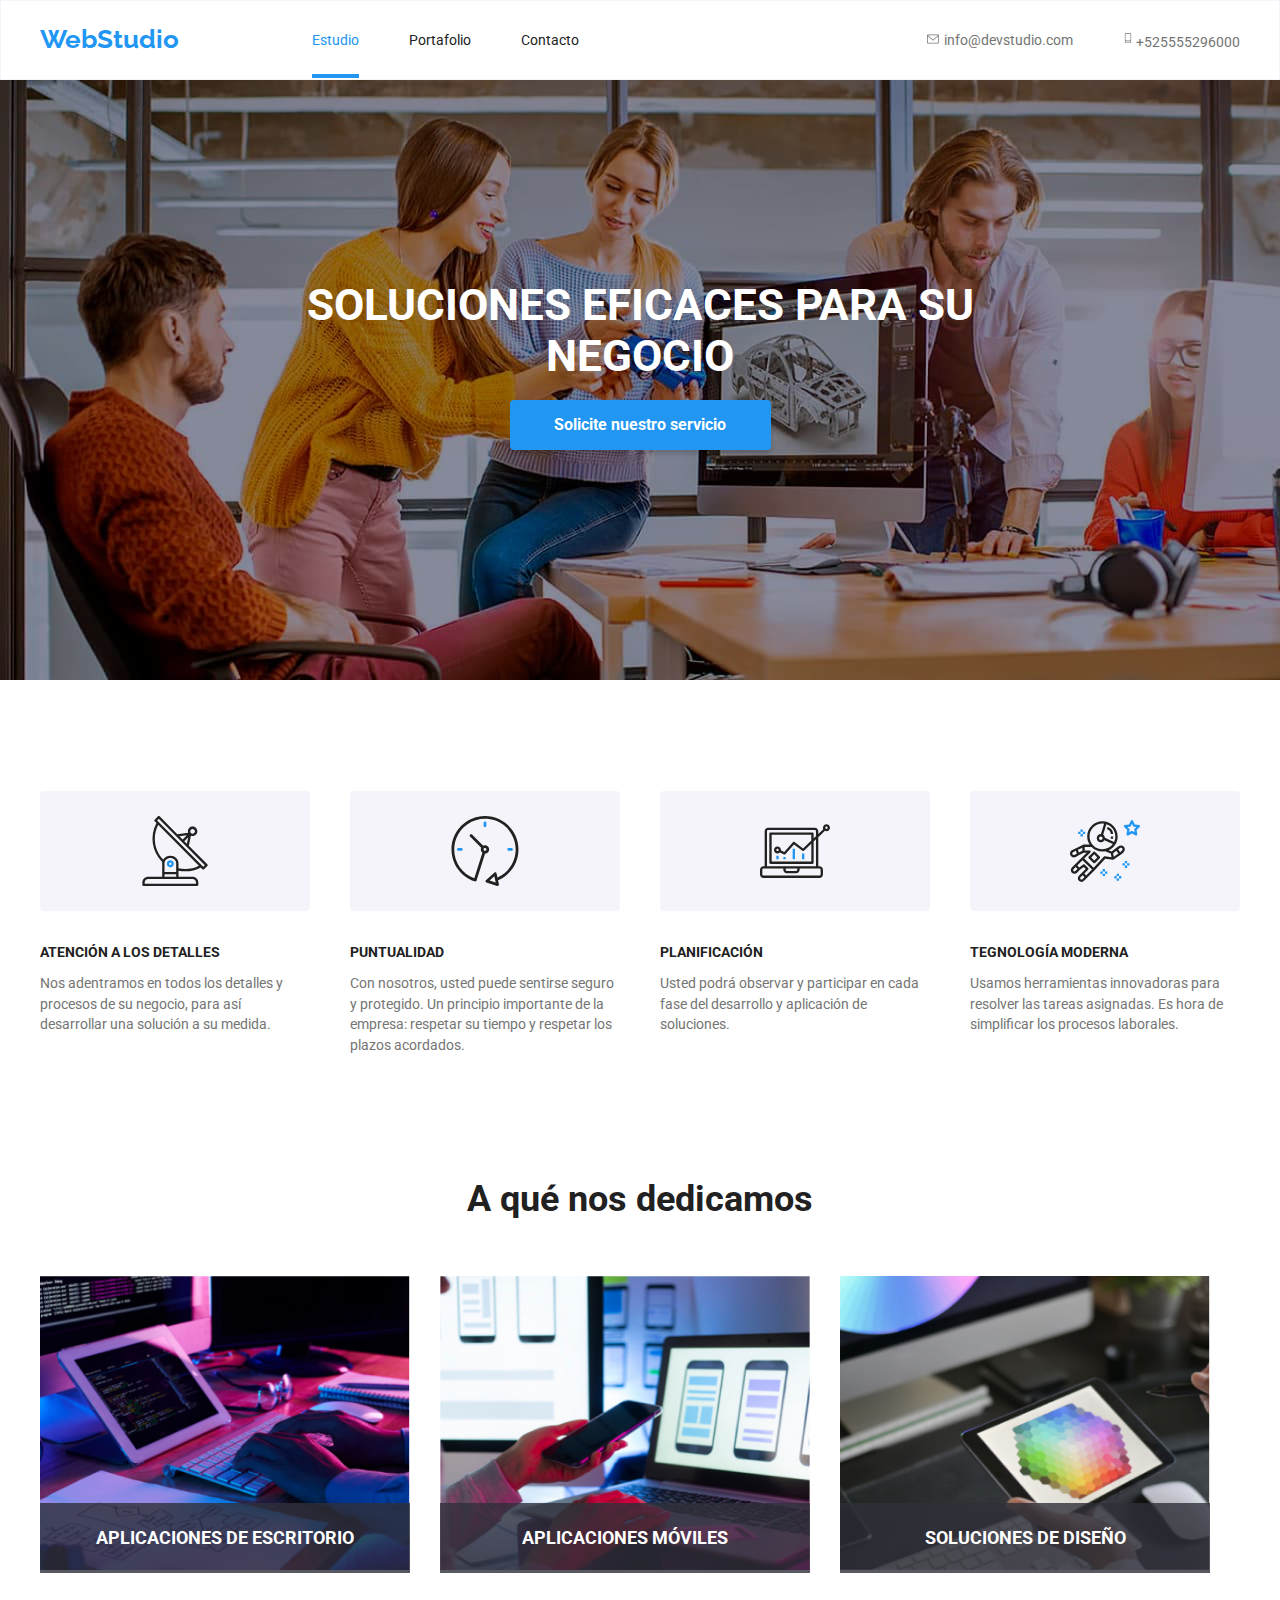
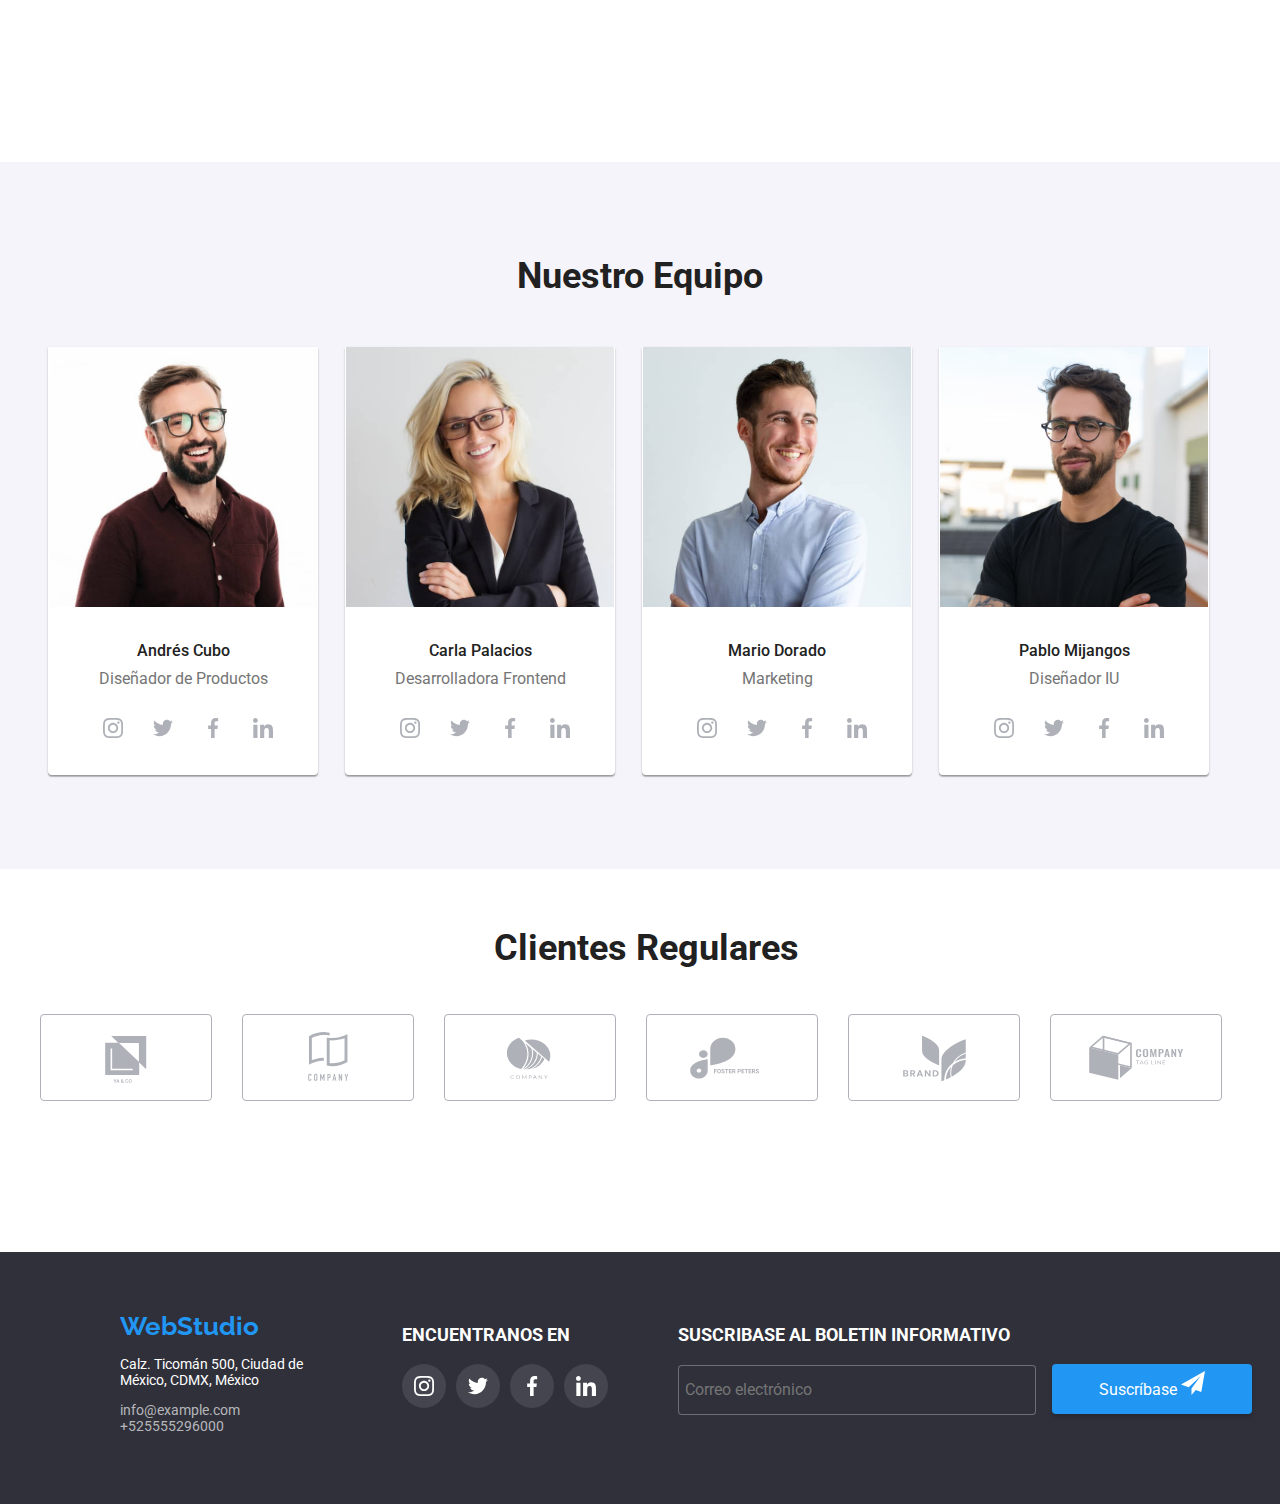
<file: index.html>
<!DOCTYPE html>
<html lang="es">
  <head>
    <meta charset="utf-8" />
    <meta http-equiv="X-UA-Compatible" content="IE=edge" />
    <meta name="viewport" content="width=device-width, initial-scale=1.0" />
    <link
      rel="stylesheet"
      href="https://cdnjs.cloudflare.com/ajax/libs/modern-normalize/1.1.0/modern-normalize.min.css"
    />
    <link rel="stylesheet" type="text/css" href="sass/main.css" />
    <link
      href="https://fonts.googleapis.com/css2?family=Raleway:wght@700&family=Roboto:wght@400;500;700;900&display=swap"
      rel="stylesheet"
    />

    <!--Titulo de la pestaña del navegador-->

    <title>WebStudio</title>
  </head>

  <!-- Encabezado de la Web apartir de aqui / Sección backdrop es de pop-up-->

  <body>
    <section class="backdrop is-hidden" data-modal>
      <div class="modal" style="padding: 8px">
        <div style="width: 100%; display: flex; justify-content: flex-end">
          <button
            data-modal-close
            style="
              border-radius: 50%;
              width: 30px;
              height: 30px;
              border: 1px solid rgba(0, 0, 0, 0.1);
              background: #fff;
              cursor: pointer;
            "
          >
            X
          </button>
        </div>

        <div class="form">
          <h3>Deje sus datos, nos contactaremos con usted</h3>

          <form class="order_form">
            <label class="form_label active" for="name_modal"> Nombre </label>
            <div class="box_form">
              <svg class="icon icon-name" width="12" height="12">
                <use xlink:href="./images/icons.svg#icon-name"></use>
              </svg>
              <input
                class="vent_modal"
                type="text"
                name="Name"
                id="name_modal"
              />
            </div>

            <label class="form_label" for="phone_modal">Teléfono</label>
            <div class="box_form">
              <svg class="icon icon-phone" width="13" height="13">
                <use xlink:href="./images/icons.svg#icon-phone"></use>
              </svg>
              <input
                class="vent_modal"
                type="tel"
                name="phone"
                id="phone_modal"
              />
            </div>

            <label class="form_label" for="email_modal">E-mail</label>
            <div class="box_form">
              <svg class="icon icon-Vectoremail" width="15" height="12">
                <use xlink:href="./images/icons.svg#icon-Vectoremail"></use>
              </svg>
              <input
                class="vent_modal"
                type="email"
                name="email"
                id="email_modal"
                autofocus
              />
            </div>

            <label class="form_label" for="menssage_modal">Comentarios</label>
            <div class="box_form">
              <textarea
                name="menssage"
                rows="10"
                cols="30"
                id="menssage_modal"
                placeholder="Introduzca el texto"
              ></textarea>
            </div>

            <div class="acept">
              <input type="checkbox" name="terminos" id="submit" required />
              <label for="submit" class="form_label"
                >Estoy de acuerdo con el boletín informativo y acepto los
                Términos y Condiciones</label
              >
            </div>

            <div class="for_button">
              <label for="buttonform">
                <input
                  type="submit"
                  class="button_form"
                  value="Enviar"
                  id="buttonform"
                />
              </label>
            </div>
          </form>
        </div>
      </div>
    </section>

    <header class="header">
      <nav class="container">
        <div class="menu-left">
          <div class="logo"><a href="#">WebStudio</a></div>
          <ul class="nav">
            <li class="nav__item">
              <a href="index.html" class="link active">Estudio</a>
            </li>
            <li class="nav__item">
              <a href="portfolio.html" class="link">Portafolio</a>
            </li>
            <li class="nav__item"><a href="#" class="link">Contacto</a></li>
          </ul>
        </div>
        <ul class="menu-right">
          <li class="menu-right__item">
            <svg class="menu-right__icon--sobre" width="16" height="12">
              <use xlink:href="./images/icons.svg#icon-sobre-menu"></use>
            </svg>
            <a class="contact" href="mailto:info@devstudio.com"
              >info@devstudio.com
            </a>
          </li>
          <li class="menu-right__item">
            <svg class="menu-right__icon--movil" width="10" height="18">
              <use xlink:href="./images/icons.svg#icon-movil"></use>
            </svg>
            <a class="contact" href="tel:+525555296000">+525555296000</a>
          </li>
        </ul>
      </nav>
    </header>

    <main>
      <section class="banner">
        <div class="container-banner">
          <h1>SOLUCIONES EFICACES PARA SU NEGOCIO</h1>
          <button class="button" data-modal-open>
            Solicite nuestro servicio
          </button>
        </div>
      </section>

      <!--CONTAINER SKILLS-->
      <div class="container">
        <section class="description">
          <div id="container-skills">
            <ul class="list-icon">
              <li class="list-icon__skills">
                <div class="recta-skills">
                  <svg class="recta-skills__icon" width="270" height="120">
                    <use
                      xlink:href="./images/icons.svg#icon-Attention_to_detail"
                    ></use>
                  </svg>
                </div>

                <div class="skills">
                  <h3 class="skills__title">ATENCIÓN A LOS DETALLES</h3>
                  <p class="skills__text">
                    Nos adentramos en todos los detalles y procesos de su
                    negocio, para así desarrollar una solución a su medida.
                  </p>
                </div>
              </li>

              <li class="list-icon__skills">
                <div class="recta-skills">
                  <svg class="recta-skills__icon" width="270" height="120">
                    <use xlink:href="./images/icons.svg#icon-Puntuality"></use>
                  </svg>
                </div>
                <div class="skills">
                  <h3 class="skills__title">PUNTUALIDAD</h3>
                  <p class="skills__text">
                    Con nosotros, usted puede sentirse seguro y protegido. Un
                    principio importante de la empresa: respetar su tiempo y
                    respetar los plazos acordados.
                  </p>
                </div>
              </li>
              <li class="list-icon__skills">
                <div class="recta-skills">
                  <svg class="recta-skills__icon" width="270" height="120">
                    <use xlink:href="./images/icons.svg#icon-Planning"></use>
                  </svg>
                </div>
                <div class="skills">
                  <h3 class="skills__title">PLANIFICACIÓN</h3>
                  <p class="skills__text">
                    Usted podrá observar y participar en cada fase del
                    desarrollo y aplicación de soluciones.
                  </p>
                </div>
              </li>
              <li class="list-icon__skills">
                <div class="recta-skills">
                  <svg class="recta-skills__icon" width="270" height="120">
                    <use
                      xlink:href="./images/icons.svg#icon-Modern-Technology"
                    ></use>
                  </svg>
                </div>
                <div class="skills">
                  <h3 class="skills__title">TEGNOLOGÍA MODERNA</h3>
                  <p class="skills__text">
                    Usamos herramientas innovadoras para resolver las tareas
                    asignadas. Es hora de simplificar los procesos laborales.
                  </p>
                </div>
              </li>
            </ul>
          </div>
        </section>
      </div>

      <!--CONTAINER SERVICES-->
      <div class="container">
        <section class="services">
          <div id="container-services">
            <h2 class="container-services__title">A qué nos dedicamos</h2>

            <div id="images">
              <ul class="images__list">
                <li>
                  <div class="function">
                    <img
                      class="function__image"
                      src="images/service_1.jpg"
                      alt="Service 1"
                      width="370"
                      height="294"
                    />
                    <h3 class="function__title">APLICACIONES DE ESCRITORIO</h3>
                  </div>
                </li>
                <li>
                  <div class="function">
                    <img
                      class="function__image"
                      src="images/service_2.jpg"
                      alt="Service 2"
                      width="370"
                      height="294"
                    />
                    <h3 class="function__title">APLICACIONES MÓVILES</h3>
                  </div>
                </li>
                <li>
                  <div class="function">
                    <img
                      class="function__image"
                      src="images/service_3.jpg"
                      alt="Service 3"
                      width="370"
                      height="294"
                    />
                    <h3 class="function__title">SOLUCIONES DE DISEÑO</h3>
                  </div>
                </li>
              </ul>
            </div>
          </div>
        </section>
      </div>

      <!--CONTAINER PROFILE-->
      <div class="container-profile">
        <section class="profile">
          <div id="container-profile">
            <h2 class="container-profile__title">Nuestro Equipo</h2>

            <ul class="professionals">
              <li class="professionals__profile-box">
                <div class="card">
                  <img
                    class="card__image"
                    src="images/andres_cubo.jpg"
                    alt="Product Designer profile"
                    width="268"
                    height="260"
                  />
                  <h3 class="card__title">Andrés Cubo</h3>
                  <span class="card__text">Diseñador de Productos</span>
                  <ul class="profile-icons">
                    <li class="profile-icons__list">
                      <svg class="profile-icons__icons" width="20" height="20">
                        <use
                          xlink:href="./images/icons.svg#icon-instagram-2profile"
                        ></use>
                      </svg>
                    </li>

                    <li class="profile-icons__list">
                      <svg class="profile-icons__icons" width="20" height="20">
                        <use
                          xlink:href="./images/icons.svg#icon-twitter-1profile"
                        ></use>
                      </svg>
                    </li>
                    <li class="profile-icons__list">
                      <svg class="profile-icons__icons" width="20" height="20">
                        <use
                          xlink:href="./images/icons.svg#icon-facebook-1profile"
                        ></use>
                      </svg>
                    </li>
                    <li class="profile-icons__list">
                      <svg class="profile-icons__icons" width="20" height="20">
                        <use
                          xlink:href="./images/icons.svg#icon-linkedin-1profile"
                        ></use>
                      </svg>
                    </li>
                  </ul>
                </div>
              </li>

              <li class="professionals__profile-box">
                <div class="card">
                  <img
                    class="card__image"
                    src="images/carla_palacios.jpg"
                    alt="Front-end Developer profile"
                    width="268"
                    height="260"
                  />
                  <h3 class="card__title">Carla Palacios</h3>
                  <span class="card__text">Desarrolladora Frontend</span>
                  <ul class="profile-icons">
                    <li class="profile-icons__list">
                      <svg class="profile-icons__icons" width="20" height="20">
                        <use
                          xlink:href="./images/icons.svg#icon-instagram-2profile"
                        ></use>
                      </svg>
                    </li>

                    <li class="profile-icons__list">
                      <svg class="profile-icons__icons" width="20" height="20">
                        <use
                          xlink:href="./images/icons.svg#icon-twitter-1profile"
                        ></use>
                      </svg>
                    </li>
                    <li class="profile-icons__list">
                      <svg class="profile-icons__icons" width="20" height="20">
                        <use
                          xlink:href="./images/icons.svg#icon-facebook-1profile"
                        ></use>
                      </svg>
                    </li>
                    <li class="profile-icons__list">
                      <svg class="profile-icons__icons" width="20" height="20">
                        <use
                          xlink:href="./images/icons.svg#icon-linkedin-1profile"
                        ></use>
                      </svg>
                    </li>
                  </ul>
                </div>
              </li>

              <li class="professionals__profile-box">
                <div class="card">
                  <img
                    class="card__image"
                    src="images/mario_dorado.jpg"
                    alt="Marketing profile"
                    width="268"
                    height="260"
                  />
                  <h3 class="card__title">Mario Dorado</h3>
                  <span class="card__text">Marketing</span>
                  <ul class="profile-icons">
                    <li class="profile-icons__list">
                      <svg class="profile-icons__icons" width="20" height="20">
                        <use
                          xlink:href="./images/icons.svg#icon-instagram-2profile"
                        ></use>
                      </svg>
                    </li>

                    <li class="profile-icons__list">
                      <svg class="profile-icons__icons" width="20" height="20">
                        <use
                          xlink:href="./images/icons.svg#icon-twitter-1profile"
                        ></use>
                      </svg>
                    </li>
                    <li class="profile-icons__list">
                      <svg class="profile-icons__icons" width="20" height="20">
                        <use
                          xlink:href="./images/icons.svg#icon-facebook-1profile"
                        ></use>
                      </svg>
                    </li>
                    <li class="profile-icons__list">
                      <svg class="profile-icons__icons" width="20" height="20">
                        <use
                          xlink:href="./images/icons.svg#icon-linkedin-1profile"
                        ></use>
                      </svg>
                    </li>
                  </ul>
                </div>
              </li>
              <li class="professionals__profile-box">
                <div class="card">
                  <img
                    class="card__image"
                    src="images/pablo_mijangos.jpg"
                    alt="Designer IU profile"
                    width="268"
                    height="260"
                  />
                  <h3 class="card__title">Pablo Mijangos</h3>
                  <span class="card__text">Diseñador IU</span>
                  <ul class="profile-icons">
                    <li class="profile-icons__list">
                      <svg class="profile-icons__icons" width="20" height="20">
                        <use
                          xlink:href="./images/icons.svg#icon-instagram-2profile"
                        ></use>
                      </svg>
                    </li>

                    <li class="profile-icons__list">
                      <svg class="profile-icons__icons" width="20" height="20">
                        <use
                          xlink:href="./images/icons.svg#icon-twitter-1profile"
                        ></use>
                      </svg>
                    </li>
                    <li class="profile-icons__list">
                      <svg class="profile-icons__icons" width="20" height="20">
                        <use
                          xlink:href="./images/icons.svg#icon-facebook-1profile"
                        ></use>
                      </svg>
                    </li>
                    <li class="profile-icons__list">
                      <svg class="profile-icons__icons" width="20" height="20">
                        <use
                          xlink:href="./images/icons.svg#icon-linkedin-1profile"
                        ></use>
                      </svg>
                    </li>
                  </ul>
                </div>
              </li>
            </ul>
          </div>
        </section>
      </div>

      <!--CONTAINER REGULAR CUSTOMERS-->
      <div class="container">
        <section class="customers">
          <div class="container-regular">
            <h2 class="container-regular__title">Clientes Regulares</h2>
            <ul class="client">
              <li class="icons-client">
                <svg width="170" height="81">
                  <use xlink:href="./images/icons.svg#icon-Client_1"></use>
                </svg>
              </li>
              <li class="icons-client">
                <svg width="170" height="81">
                  <use xlink:href="./images/icons.svg#icon-Client_2"></use>
                </svg>
              </li>
              <li class="icons-client">
                <svg width="170" height="81">
                  <use xlink:href="./images/icons.svg#icon-Client_3"></use>
                </svg>
              </li>
              <li class="icons-client">
                <svg width="170" height="81">
                  <use xlink:href="./images/icons.svg#icon-Client_4"></use>
                </svg>
              </li>
              <li class="icons-client">
                <svg width="170" height="81">
                  <use xlink:href="./images/icons.svg#icon-Client_5"></use>
                </svg>
              </li>
              <li class="icons-client">
                <svg width="170" height="81">
                  <use xlink:href="./images/icons.svg#icon-Client_6"></use>
                </svg>
              </li>
            </ul>
          </div>
        </section>
      </div>
    </main>

    <footer class="footer">
      <div class="first-block">
        <a class="logo" href="webstudio">WebStudio</a>
        <address class="first-block__direction">
          <p>Calz. Ticomán 500, Ciudad de México, CDMX, México</p>
          <div class="first-block__menu-footer" id="menuf">
            <a class="first-block__contact" href="mailto:info@example.com"
              >info@example.com</a
            >
            <a class="first-block__contact" href="tel:525555296000"
              >+525555296000</a
            >
          </div>
        </address>
      </div>
      <div class="networks">
        <h3 class="networks__title">ENCUENTRANOS EN</h3>
        <ul class="networks__list">
          <li class="social">
            <svg class="social__icons" width="20" height="20">
              <use xlink:href="./images/icons.svg#icon-instagram-2"></use>
            </svg>
          </li>

          <li class="social">
            <svg class="social__icons" width="20" height="20">
              <use xlink:href="./images/icons.svg#icon-twitter-1"></use>
            </svg>
          </li>

          <li class="social">
            <svg class="social__icons" width="20" height="20">
              <use xlink:href="./images/icons.svg#icon-facebook-1"></use>
            </svg>
          </li>

          <li class="social">
            <svg class="social__icons" width="20" height="20">
              <use xlink:href="./images/icons.svg#icon-linkedin-1"></use>
            </svg>
          </li>
        </ul>
      </div>
      <div class="subscription">
        <h3 class="subscription__title">SUSCRIBASE AL BOLETIN INFORMATIVO</h3>
        <form name="subscription_footer">
          <label for="mail_footer">
            <input
              class="email_footer"
              type="email"
              name="email"
              id="mail_footer"
              placeholder=" Correo electrónico"
            />
          </label>
          <button class="submit_footer" type="submit" name="suscribe">
            Suscríbase
            <svg class="icon subscription-icono" width="24" height="24">
              <use
                xlink:href="./images/icons.svg#icon-subscription-icono"
              ></use>
            </svg>
          </button>
        </form>
      </div>
    </footer>
    <script src="js/modal.js"></script>
  </body>
</html>
</file>
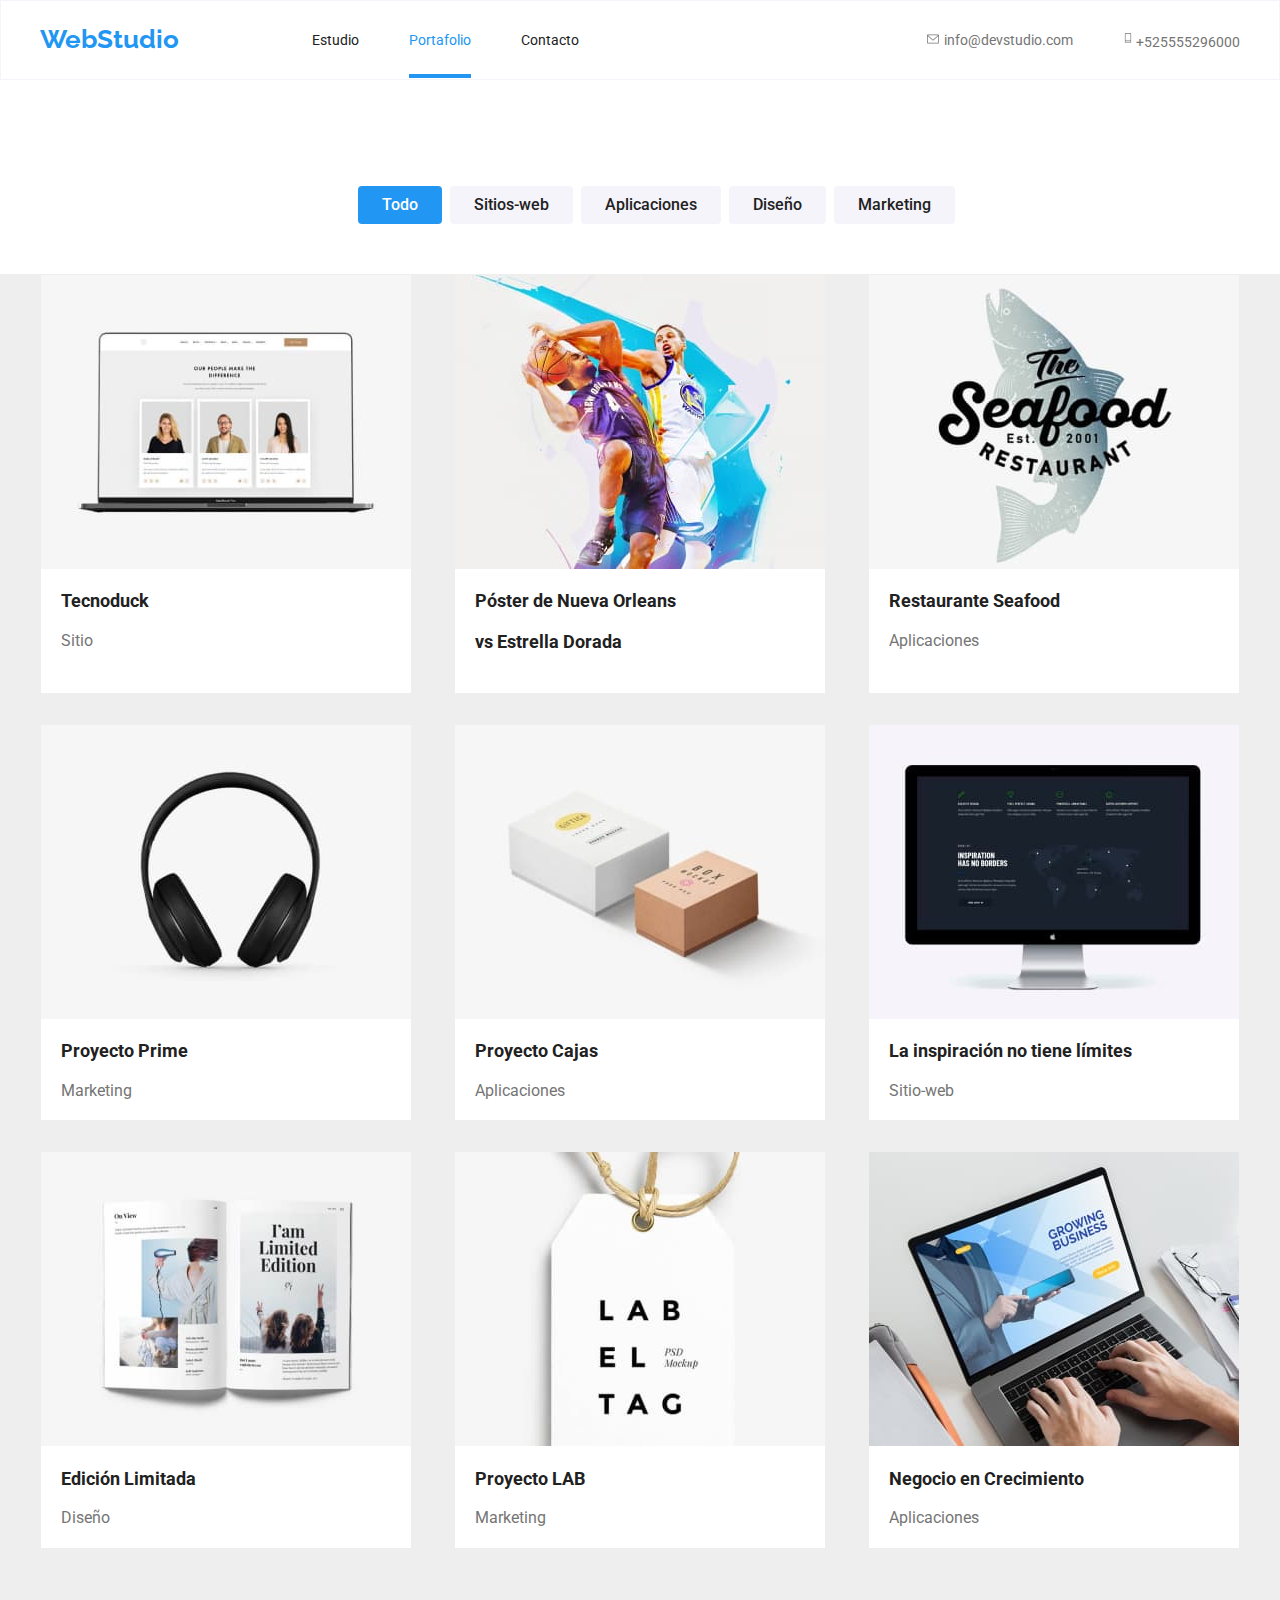
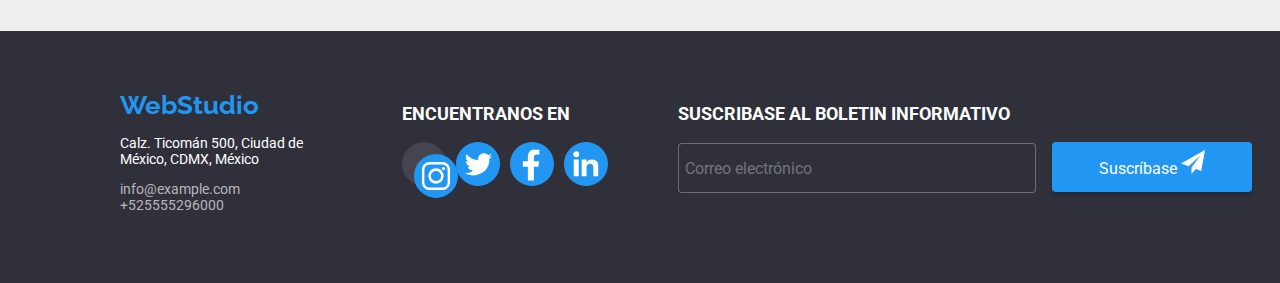
<file: portfolio.html>
<!DOCTYPE html>
<html lang="en">
  <head>
    <meta charset="utf-8" />
    <meta http-equiv="X-UA-Compatible" content="IE=edge" />
    <meta name="viewport" content="width=device-width, initial-scale=1.0" />
    <link
      rel="stylesheet"
      href="https://cdnjs.cloudflare.com/ajax/libs/modern-normalize/1.1.0/modern-normalize.min.css"
    />
    <link rel="stylesheet" type="text/css" href="sass/main.css" />
    <link
      href="https://fonts.googleapis.com/css2?family=Raleway:wght@700&family=Roboto:wght@400;500;700;900&display=swap"
      rel="stylesheet"
    />

    <!--Titulo de la pestaña del navegador-->

    <title>WebStudio</title>
  </head>

  <!-- Encabezado de la Web apartir de aqui-->

  <body>
    <header class="header">
      <nav class="container">
        <div class="menu-left">
          <div class="logo"><a href="#">WebStudio</a></div>
          <ul class="nav">
            <li class="nav__item">
              <a href="index.html" class="link">Estudio</a>
            </li>
            <li class="nav__item">
              <a href="portfolio.html" class="link active">Portafolio</a>
            </li>
            <li class="nav__item"><a href="#" class="link">Contacto</a></li>
          </ul>
        </div>
        <ul class="menu-right">
          <li class="menu-right__item">
            <svg class="menu-right__icon--sobre" width="16" height="12">
              <use xlink:href="./images/icons.svg#icon-sobre-menu"></use>
            </svg>
            <a class="contact" href="mailto:info@devstudio.com"
              >info@devstudio.com
            </a>
          </li>
          <li class="menu-right__item">
            <svg class="menu-right__icon--movil" width="10" height="18">
              <use xlink:href="./images/icons.svg#icon-movil"></use>
            </svg>
            <a class="contact" href="tel:+525555296000">+525555296000</a>
          </li>
        </ul>
      </nav>
    </header>

    <!--btaz= botón azul de portafolio
	btgr= botón gris de portafolio-->
    <main>
      <div class="container">
        <div class="block-button">
          <div id="button-filter">
            <ul class="list-button">
              <li class="list-button__button">
                <button class="btaz" type="button">Todo</button>
              </li>
              <li class="list-button__button">
                <button class="btgr" type="button">Sitios-web</button>
              </li>
              <li class="list-button__button">
                <button class="btgr" type="button">Aplicaciones</button>
              </li>
              <li class="list-button__button">
                <button class="btgr" type="button">Diseño</button>
              </li>
              <li class="list-button__button">
                <button class="btgr" type="button">Marketing</button>
              </li>
            </ul>
          </div>
        </div>
      </div>

      <!--CONTAINER PORTAFOLIO-->
      <!--<div class="container-portfolio"> -->
      <section class="container-briefcase">
        <div id="briefcase">
          <ul class="list-portfolio">
            <li class="box">
              <div class="box-animation">
                <p>
                  Tecnoduck es una plataforma de distribución de coronavirus de
                  última generación. Las compañías usan esta plataforma para el
                  espionaje digital y los ataques a los servidores seguros de la
                  competencia.
                </p>
              </div>
              <img
                class="box__image"
                src="images/tecnoduck.jpg"
                alt="Tecnoduck Sitio Web"
                width="370"
                height="294"
              />
              <h3 class="box__title">Tecnoduck</h3>
              <span class="box__subtitle">Sitio</span>
            </li>

            <li class="box">
              <div class="box-animation">
                <p>
                  Lorem ipsum, dolor sit amet consectetur adipisicing elit.
                  Asperiores aliquid id culpa deleniti? Magnam minima nesciunt
                  cum.
                </p>
              </div>
              <img
                src="images/poster.jpg"
                alt="Póster de Nueva Orleans"
                width="370"
                height="294"
              />
              <h3 class="box__title">Póster de Nueva Orleans</h3>
              <h3 class="box__title">vs Estrella Dorada</h3>
            </li>

            <li class="box">
              <div class="box-animation">
                <p>
                  Lorem ipsum, dolor sit amet consectetur adipisicing elit.
                  Asperiores aliquid id culpa deleniti? Magnam minima nesciunt
                  cum.
                </p>
              </div>
              <img
                src="images/restaurant.jpg"
                alt="Restaurante Seafood"
                width="370"
                height="294"
              />
              <h3 class="box__title">Restaurante Seafood</h3>
              <span class="box__subtitle">Aplicaciones</span>
            </li>

            <li class="box">
              <div class="box-animation">
                <p>
                  Lorem ipsum, dolor sit amet consectetur adipisicing elit.
                  Asperiores aliquid id culpa deleniti? Magnam minima nesciunt
                  cum.
                </p>
              </div>
              <img
                src="images/project_prime.jpg"
                alt="Proyecto Prime"
                width="370"
                height="294"
              />
              <h3 class="box__title">Proyecto Prime</h3>
              <span class="box__subtitle">Marketing</span>
            </li>

            <li class="box">
              <div class="box-animation">
                <p>
                  Lorem ipsum, dolor sit amet consectetur adipisicing elit.
                  Asperiores aliquid id culpa deleniti? Magnam minima nesciunt
                  cum.
                </p>
              </div>
              <img
                src="images/project_in_boxes.jpg"
                alt="Proyecto Cajas"
                width="370"
                height="294"
              />
              <h3 class="box__title">Proyecto Cajas</h3>
              <span class="box__subtitle">Aplicaciones</span>
            </li>

            <li class="box">
              <div class="box-animation">
                <p>
                  Lorem ipsum, dolor sit amet consectetur adipisicing elit.
                  Asperiores aliquid id culpa deleniti? Magnam minima nesciunt
                  cum.
                </p>
              </div>
              <img
                src="images/the_inspiration.jpg"
                alt="La inspiración no tiene limites"
                width="370"
                height="294"
              />
              <h3 class="box__title">La inspiración no tiene límites</h3>
              <span class="box__subtitle">Sitio-web</span>
            </li>

            <li class="box">
              <div class="box-animation">
                <p>
                  Lorem ipsum, dolor sit amet consectetur adipisicing elit.
                  Asperiores aliquid id culpa deleniti? Magnam minima nesciunt
                  cum.
                </p>
              </div>
              <img
                src="images/limited_edition.jpg"
                alt="Edición Limitada"
                width="370"
                height="294"
              />
              <h3 class="box__title">Edición Limitada</h3>
              <span class="box__subtitle">Diseño</span>
            </li>

            <li class="box">
              <div class="box-animation">
                <p>
                  Lorem ipsum, dolor sit amet consectetur adipisicing elit.
                  Asperiores aliquid id culpa deleniti? Magnam minima nesciunt
                  cum.
                </p>
              </div>
              <img
                src="images/project_lab.jpg"
                alt="Proyecto LAB"
                width="370"
                height="294"
              />
              <h3 class="box__title">Proyecto LAB</h3>
              <span class="box__subtitle">Marketing</span>
            </li>

            <li class="box">
              <div class="box-animation">
                <p>
                  Lorem ipsum, dolor sit amet consectetur adipisicing elit.
                  Asperiores aliquid id culpa deleniti? Magnam minima nesciunt
                  cum.
                </p>
              </div>
              <img
                src="images/growing_business.jpg"
                alt="Negocio en Crecimiento"
                width="370"
                height="294"
              />
              <h3 class="box__title">Negocio en Crecimiento</h3>
              <span class="box__subtitle">Aplicaciones</span>
            </li>
          </ul>
        </div>
      </section>
    </main>
    <footer class="footer">
      <div class="first-block">
        <a class="logo" href="webstudio">WebStudio</a>
        <address class="first-block__direction">
          <p>Calz. Ticomán 500, Ciudad de México, CDMX, México</p>
          <div class="first-block__menu-footer" id="menuf">
            <a class="first-block__contact" href="mailto:info@example.com"
              >info@example.com</a
            >
            <a class="first-block__contact" href="tel:525555296000"
              >+525555296000</a
            >
          </div>
        </address>
      </div>
      <div class="networks">
        <h3 class="networks__title">ENCUENTRANOS EN</h3>
        <ul class="networks__list">
          <li class="social">
            <svg
              class="social__icons"
              width="44"
              height="44"
              xmlns="http://www.w3.org/2000/svg"
              viewBox="0 0 449.69 449.69"
            >
              <defs>
                <style>
                  .cls-1 {
                    fill: #2196f3;
                  }
                  .cls-2 {
                    fill: #fff;
                    fill-rule: evenodd;
                  }
                </style>
              </defs>
              <g id="Capa_2" data-name="Capa 2">
                <g id="Layer_2" data-name="Layer 2">
                  <circle
                    class="cls-1"
                    cx="224.85"
                    cy="224.85"
                    r="224.85"
                    transform="translate(-93.13 224.85) rotate(-45)"
                  />
                  <path
                    class="cls-2"
                    d="M158.71,81.62H291c42.49,0,77.44,34.95,77.44,77.44V290.64c0,42.49-34.95,77.44-77.44,77.44H158.71c-42.48,0-77.44-34.95-77.44-77.44V159.06c0-42.49,35-77.44,77.44-77.44Zm143.23,50h0a16.67,16.67,0,0,1,16.45,16.44h0a16.68,16.68,0,0,1-16.45,16.45h0a16.23,16.23,0,0,1-16.44-16.45h0a16.22,16.22,0,0,1,16.44-16.44ZM224.5,146.72h.69c42.49,0,78.13,35.64,78.13,78.13h0c0,43.17-35.64,78.12-78.13,78.12h-.69c-42.48,0-77.44-35-77.44-78.12h0c0-42.49,35-78.13,77.44-78.13Zm0,26.73h.69c28.1,0,51.4,23.3,51.4,51.4h0c0,28.78-23.3,52.08-51.4,52.08h-.69c-28.09,0-51.39-23.3-51.39-52.08h0c0-28.1,23.3-51.4,51.39-51.4Zm-65.1-67.16H290.29a53.52,53.52,0,0,1,53.46,53.45V290a53.53,53.53,0,0,1-53.46,53.46H159.4A53.52,53.52,0,0,1,106,290V159.74a53.51,53.51,0,0,1,53.45-53.45Z"
                  />
                </g>
              </g>
            </svg>
          </li>
          <li class="social">
            <svg
              width="44"
              height="44"
              xmlns="http://www.w3.org/2000/svg"
              viewBox="0 0 449.7 449.69"
            >
              <defs>
                <style>
                  .cls-1 {
                    fill: #2196f3;
                  }
                  .cls-2 {
                    fill: #fff;
                    fill-rule: evenodd;
                  }
                </style>
              </defs>
              <g id="Capa_3" data-name="Capa 3">
                <g id="Layer_3" data-name="Layer 3">
                  <circle
                    class="cls-1"
                    cx="224.85"
                    cy="224.85"
                    r="224.85"
                    transform="translate(-93.13 224.85) rotate(-45)"
                  />
                  <path
                    class="cls-2"
                    d="M227.33,184.88c-11.07-58.34,59.09-93.06,100.45-51,0,0,18.46-5.17,34.71-15.51a63.91,63.91,0,0,1-25.85,32.5s22.16-2.95,31.76-8.86c0,0-9.6,19.94-27.33,27.32C350.67,303.05,206.65,384.3,90,317.82c0,0,57.61,3,82-25.11,0,0-35.45,3-53.18-39.88,0,0,13.3,5.17,26.59-1.48,0,0-41.36-6.64-45-56.13,0,0,13.29,10.34,28.07,6.65,0,0-45.79-27.33-20-76.81,0,0,48.75,62,118.91,59.82Z"
                  />
                </g>
              </g>
            </svg>
          </li>
          <li class="social">
            <svg
              width="44"
              height="44"
              xmlns="http://www.w3.org/2000/svg"
              viewBox="0 0 449.69 449.69"
            >
              <defs>
                <style>
                  .cls-1 {
                    fill: #2196f3;
                  }
                  .cls-2 {
                    fill: #fff;
                    fill-rule: evenodd;
                  }
                </style>
              </defs>
              <g id="Capa_4" data-name="Capa 4">
                <g id="Layer_4" data-name="Layer 4">
                  <circle
                    class="cls-1"
                    cx="224.85"
                    cy="224.85"
                    r="224.85"
                    transform="translate(-93.13 224.85) rotate(-45)"
                  />
                  <path
                    class="cls-2"
                    d="M182.69,394.51H244V253h45.31l9.06-57.16H244V152.63c0-16,15.34-25.09,30-25.09h26.48V80.14l-47.4-2.09c-45.3-2.79-70.4,32.76-70.4,75.28v42.52H131.11V253h51.58Z"
                  />
                </g>
              </g>
            </svg>
          </li>
          <li class="social">
            <svg
              width="44"
              height="44"
              xmlns="http://www.w3.org/2000/svg"
              viewBox="0 0 449.69 449.69"
            >
              <defs>
                <style>
                  .cls-1 {
                    fill: #2196f3;
                  }
                  .cls-2 {
                    fill: #fff;
                    fill-rule: evenodd;
                  }
                </style>
              </defs>
              <g id="Capa_5" data-name="Capa 5">
                <g id="Layer_5" data-name="Layer 5">
                  <circle
                    class="cls-1"
                    cx="224.85"
                    cy="224.85"
                    r="224.85"
                    transform="translate(-93.13 224.85) rotate(-45)"
                  />
                  <path
                    class="cls-2"
                    d="M99.79,179.71h50.64v170H99.79Zm25-86.26a30.63,30.63,0,1,1,0,61.26c-16.88,0-30-13.75-30-30.63s13.13-30.63,30-30.63Zm55.64,86.26h50v23.76a57.85,57.85,0,0,1,48.13-25.63h13.76a57.76,57.76,0,0,1,57.51,57.51v114.4h-50V334.12h0V257.86h0c-.63-19.38-13.76-34.39-33.13-34.39h0c-19.38,0-35.64,15-36.26,34.39h0v91.89h-50Z"
                  />
                </g>
              </g>
            </svg>
          </li>
        </ul>
      </div>
      <div class="subscription">
        <h3 class="subscription__title">SUSCRIBASE AL BOLETIN INFORMATIVO</h3>
        <form name="subscription_footer">
          <label for="mail_footer">
            <input
              class="email_footer"
              type="email"
              name="email"
              id="mail_footer"
              placeholder=" Correo electrónico"
            />
          </label>
          <button class="submit_footer" type="submit" name="suscribe">
            Suscríbase
            <svg class="icon subscription-icono" width="24" height="24">
              <use
                xlink:href="./images/icons.svg#icon-subscription-icono"
              ></use>
            </svg>
          </button>
        </form>
      </div>
    </footer>
    <script src="js/modal.js"></script>
  </body>
</html>
</file>
<file: sass/main.css>
@charset "UTF-8";
/* color del logo y el menu text-decoration quita la linea
 *subrayado*/
a {
  text-decoration: none;
  color: #2196F3;
}

.nav__item a {
  text-decoration: none;
  color: #212121;
}

* {
  box-sizing: border-box;
}

body {
  font-family: "Roboto", sans-serif;
  margin: 0%;
}

/* Encabezado*/
.logo {
  padding-right: 93px;
  font-family: "Raleway", sans-serif;
  font-size: 26px;
  font-weight: 700;
  color: #2196F3;
}

.header {
  background-color: #FFF;
  width: 100%;
  height: 80px;
  display: flex;
  align-items: center;
  justify-content: center;
  border-style: solid;
  border-width: 1px;
  border-color: #F5F4FA;
}

/* container para skills, services y clientes regulares*/
.container {
  width: 1200px;
  display: flex;
  justify-content: space-between;
  margin: 0 auto;
}

/* Menu 1*/
.menu-left {
  display: flex;
  align-items: center;
}
.menu-left > ul {
  display: flex;
}
.menu-left > ul > li {
  list-style: none;
  margin-right: 50px;
}
.menu-left > ul > li > a {
  text-decoration: none;
}

.nav__item a {
  font-size: 14px;
  padding: 0 0 26px 0;
}
.nav__item a:hover, .nav__item a:active, .nav__item a.active {
  color: #2196F3;
  border-bottom: 4px solid #2196F3;
}

/* Menu 2*/
.menu-right {
  list-style: none;
  display: flex;
  align-items: center;
  font-size: 14px;
}
.menu-right > li:last-child {
  padding-left: 50px;
}
.menu-right svg {
  fill: #757575;
}
.menu-right > li svg:hover {
  fill: #2196F3;
}

.menu-right__item:hover svg {
  fill: #2196F3;
}

.contact {
  color: #757575;
}

.container .contact {
  padding: 0 0 26px 0;
}
.container .contact:hover {
  color: #2196F3;
  border-bottom: 4px solid #2196F3;
}

/* Seccion banner css */
.banner {
  width: 100%;
  background-image: url("../images/banner.jpg");
  background-size: cover;
  background-repeat: no-repeat;
  background-color: rgba(47, 48, 58, 0.4);
  margin: 0%;
  height: 600px;
}

.container-banner > h1 {
  padding-top: 200px;
  margin: auto;
  width: 696px;
  height: 320px;
  text-align: center;
  font-family: "Roboto", sans-serif;
  font-size: 44px;
  color: #FFF;
}

.button {
  width: 261px;
  height: 50px;
  font-family: "Roboto", sans-serif;
  font-weight: 700;
  font-size: 16px;
  color: #FFF;
  background: #2196F3;
  cursor: pointer;
  display: block;
  margin: 0 auto;
  padding: 10px 32px;
  border: none;
  border-radius: 4px;
  box-shadow: 0px 4px 4px rgba(0, 0, 0, 0.15);
}
.button:hover {
  border: 1px solid #2196F3;
}

/*Indicaciones para borrar texto del banner y abrir ventana modal*/
.backdrop {
  position: absolute;
  z-index: 1;
  display: flex;
  align-items: center;
  justify-content: center;
  width: 100%;
  height: 100%;
  left: 0;
  top: 0;
  background: rgba(0, 0, 0, 0.2);
  transition: opacity 250ms cubic-bezier(0.4, 0, 0.2, 1), visibility 250ms cubic-bezier(0.4, 0, 0.2, 1);
}
.backdrop.is-hidden {
  visibility: hidden;
  opacity: 0;
  pointer-events: none;
}

.modal {
  width: 528px;
  height: 581px;
  background-color: #FFF;
  border-radius: 4px;
  visibility: visible;
  transition: transform 250ms cubic-bezier(0.4, 0, 0.2, 1);
}

/*Formulario*/
.form {
  padding: 0 40px 0 40px;
}

.box_form {
  box-sizing: border-box;
  display: flex;
  align-items: center;
  border: 1px solid rgba(33, 33, 33, 0.2);
  border-radius: 4px;
  padding-left: 15px;
  margin-bottom: 4px;
  cursor: pointer;
}
.box_form input {
  border: none;
  outline: none;
  cursor: pointer;
}

textarea {
  border: none;
  outline: none;
  cursor: pointer;
}

.box_form input:active, .box_form input.active .box_form input:focus {
  border: none;
  outline: none;
  cursor: pointer;
}
.box_form:hover, .box_form:active, .box_form.active {
  border: 1px solid #2196F3;
}

/*border cajas form*/
.vent_modal {
  width: 448px;
  height: 40px;
}

textarea {
  padding: 12px 0px;
  width: 448px;
  height: 100px;
}

.form h3 {
  font-family: "Roboto", sans-serif;
  font-weight: 700;
  font-size: 20px;
  line-height: 23.44px;
  align-items: center;
}

.form_label {
  width: 44px;
  height: 14px;
  font-size: 12px;
  line-height: 14.06px;
  letter-spacing: 0.01em;
  color: #757575;
  cursor: pointer;
}

.acept {
  align-content: flex-start;
  margin: 10px 10px 0;
}

/*check*/
#submit {
  margin-right: 8px;
}

.acept .form_label {
  line-height: 24px;
  font-size: 14px;
}

.button_form {
  font-family: "Roboto", sans-serif;
  font-style: normal;
  font-weight: 700;
  font-size: 16px;
  letter-spacing: 0.06em;
  width: 200px;
  height: 50px;
  background-color: #2196F3;
  color: #FFF;
  border-radius: 4px;
  cursor: pointer;
  transition: 250ms cubic-bezier(0.4, 0, 0.2, 1);
}

label .button_form {
  margin: auto;
  border: none;
}

.box_form svg:hover, .box_form svg:active, .box_form svg:focus {
  fill: #2196F3;
  stroke: #2196F3;
}

.for_button {
  width: 100%;
  display: flex;
  justify-content: center;
  margin-top: 10px;
}

.button_form:hover, .button_form:focus {
  box-shadow: 0 4px 4px rgba(0, 0, 0, 0.15);
}

/* Titles de inicio*/
.container-services__title, .container-profile__title, .container-regular__title {
  margin: 0%;
  font-family: "Roboto", sans-serif;
  text-align: center;
  font-weight: 700;
  font-size: 36px;
  color: #212121;
}

/* Sección de texto en parrafos de inicio*/
#container-skills {
  width: 1200px;
  padding: 0%;
  padding-top: 95px;
  padding-bottom: 94px;
}

.list-icon {
  display: flex;
  justify-content: space-between;
  padding: 0%;
}

.list-icon__skills {
  display: inline-block;
  width: 270px;
}

/* Section skills text */
.skills__title {
  margin: 0%;
  font-family: "Roboto", sans-serif;
  font-weight: 700;
  font-size: 14px;
  line-height: 100%;
  color: #212121;
}

.recta-skills {
  margin-bottom: 30px;
  border-radius: 4px;
}

.recta-skills__icon:hover {
  border: 1px solid #2196F3;
}

.skills__text {
  font-family: "Roboto", sans-serif;
  font-size: 14px;
  line-height: 146%;
  color: #757575;
}

/* SECCIÓN DE IMAGENES SERVICES DE INICIO */
.services {
  background-color: #FFF;
}

.container-services__title {
  padding-bottom: 55px;
}

#container-services {
  border-style: none;
  padding: 0%;
  margin: 0%;
  width: 1200px;
}

.function:last-child {
  margin-right: 10px;
}
.function:hover {
  border: 1px solid #2196F3;
}

#images {
  margin: 0%;
  padding: 0%;
  padding-bottom: 94px;
}

.images__list {
  display: flex;
  justify-content: space-between;
  padding: 0%;
  padding-bottom: 94px;
  margin: 0%;
}
.images__list > li {
  margin-right: auto;
  display: inline-block;
  height: auto;
}

.function__title {
  width: 370px;
  height: 70px;
  transform: translate(0px, -71px);
  color: #FFF;
  background-color: rgba(47, 48, 58, 0.8);
  text-align: center;
  line-height: 70px;
  position: absolute;
  margin: 0%;
}
.function__title:hover, .function__title:active {
  border: 1px solid #2196F3;
}

/* Sección de perfil de profesionales de inicio*/
.container-profile {
  background-color: #F5F4FA;
  width: 100%;
}

.container-profile__title {
  padding-top: 94px;
  padding-bottom: 50px;
}

#container-profile {
  width: 1200px;
  display: inline;
}

.professionals {
  margin: auto;
  padding: 0%;
  padding-bottom: 94px;
  text-align: center;
}

.professionals__profile-box {
  display: inline-block;
  padding-bottom: 94px;
  margin-right: 23px;
  background-color: #FFF;
  border-radius: 0 0 4px 4px;
  box-shadow: 0px 1px 3px rgba(0, 0, 0, 0.12), 0px 1px 1px rgba(0, 0, 0, 0.14), 0px 2px 1px rgba(0, 0, 0, 0.2);
  width: 270px;
  height: 428px;
  left: calc(50% - 185px);
  padding: 0%;
}
.professionals__profile-box:hover {
  border: 1px solid #2196F3;
}

.card__image:hover {
  border: 1px solid #2196F3;
}

/* Title sección team */
.card__title {
  padding-top: 30px;
  padding-bottom: 10px;
  margin: auto;
  font-family: "Roboto", sans-serif;
  text-align: center;
  font-weight: 500;
  font-size: 16px;
  color: #212121;
}

/* texto de seccion perfil */
.card__text {
  display: inline-flex;
  padding-bottom: 30px;
  font-family: "Roboto", sans-serif;
  text-align: center;
  font-weight: 400;
  font-size: 16px;
  color: #757575;
}

/*iconos redes sociales en perfiles*/
.profile-icons {
  display: flex;
  justify-content: center;
}

.profile-icons__list {
  list-style: none;
  margin-right: 30px;
}

.profile-icons__icons {
  cursor: pointer;
  fill: #AFB1B8;
}
.profile-icons__icons:hover {
  fill: #2196F3;
}

/*SECTION CLIENTES REGULARES*/
.container-regular {
  margin: 0%;
  padding: 0%;
}
.container-regular h2 {
  padding-top: 59px;
  padding-bottom: 44px;
}

/*TITULO*/
.client {
  display: flex;
  list-style: none;
  margin: 0%;
  padding: 0%;
  padding-bottom: 151px;
}

.icons-client {
  background-color: #FFF;
  fill: #AFB1B8;
  margin-right: 30px;
  border: 1px solid #AFB1B8;
  border-radius: 4px;
  cursor: pointer;
}
.icons-client:hover, .icons-client:active {
  fill: #2196F3;
  border: 1px solid #2196F3;
}

/* Footer */
.footer {
  width: 100%;
  height: 252px;
  margin: 0%;
  display: flex;
  justify-content: start;
  background-color: #2F303A;
}

.first-block {
  padding-top: 60px;
  padding-left: 120px;
  background-color: #2F303A;
}

.first-block__direction {
  width: 231px;
  font-family: "Roboto", sans-serif;
  font-weight: 400;
  font-size: 14px;
  font-style: normal;
  color: #FFF;
}

.first-block__contact {
  display: flex;
  font-family: "Roboto", sans-serif;
  font-weight: 400;
  font-size: 14px;
  font-style: normal;
  color: rgba(255, 255, 255, 0.6588235294);
}
.first-block__contact:hover {
  color: #2196F3;
}

.networks__title {
  color: #FFF;
  align-content: center;
}

.networks {
  margin: 55px 0 0 50px;
  list-style: none;
}

.networks__list {
  padding: 0%;
  list-style: none;
}

.social {
  width: 44px;
  height: 44px;
  float: left;
  margin-right: 10px;
  fill: #FFF;
  background-color: rgba(255, 255, 255, 0.1);
  border-radius: 50%;
}
.social:hover, .social:active {
  background-color: #2196F3;
}

.social__icons {
  margin: 12px;
}

/*Caja suscripción en el footer*/
.subscription {
  margin: 55px 0 84px 60px;
}

.subscription__title {
  color: #FFF;
}

.email_footer {
  width: 358px;
  height: 50px;
  left: 815px;
  margin-right: 12px;
  border-radius: 4px;
  border: 1px solid rgba(255, 255, 255, 0.3);
  filter: drop-shadow(0px, 4px, 4px) rgba(0, 0, 0, 0.15);
  background-color: #2F303A;
  color: #FFF;
  cursor: pointer;
}
.email_footer:hover {
  border: 1px solid #2196F3;
}

.submit_footer {
  position: relative;
  width: 200px;
  height: 50px;
  line-height: 2;
  border-radius: 4px;
  color: #FFF;
  background-color: #2196F3;
  box-shadow: 0px 4px 4px 0px rgba(0, 0, 0, 0.1490196078);
  border: none;
  transition: 250ms cubic-bezier(0.4, 0, 0.2, 1);
  cursor: pointer;
}
.submit_footer:hover {
  border: 1px solid #2196F3;
}

.icon .subscription-icono:hover {
  align-items: center;
}

.submit_footer svg:hover {
  border: 1px solid #2196F3;
}

/* Portafolio
 Active: Activa un elemento (botón y enlace) se pone la ubicación su bordo azul
Focus: Activa un elemento interactivo (botón y enlace) */
.btaz {
  color: #FFF;
  background-color: #2196F3;
  border: none;
  font-weight: 500;
  padding: 6px 24px;
  border-radius: 4px;
  line-height: 26px;
  cursor: pointer;
}
.btaz:hover, .btaz:active {
  color: #212121;
  border-color: #2196F3;
}

.btgr {
  color: #212121;
  background-color: #F5F4FA;
  border: none;
  font-weight: 500;
  padding: 6px 24px;
  border-radius: 4px;
  line-height: 26px;
  cursor: pointer;
}
.btgr:hover, .btgr:active {
  color: #2196F3;
  border-color: #2196F3;
}

/* Etiquetas link*/
.link:hover, .link:active {
  color: #2196F3;
}

/* CONTAINER PORTAFOLIO */
.block-button {
  margin: 0%;
  width: 100%;
}

#button-filter {
  width: 1200px;
}

.list-button {
  display: flex;
  justify-content: center;
  margin: 0%;
}

.list-button__button {
  padding-top: 106px;
  padding-right: 8px;
  padding-bottom: 50px;
  display: block;
}

/* Aqui termina la lista de botones */
.container-briefcase {
  padding: 0%;
  margin: 0%;
  background-color: #EEEEEE;
  width: 100%;
  display: flex;
  justify-content: center;
}

#briefcase {
  width: 1200px;
  padding: 0%;
  margin: 0%;
  padding-bottom: 82px;
}

.list-portfolio {
  padding: 0%;
  display: flex;
  margin: 0 auto;
  flex-flow: row wrap;
  row-gap: 30px;
  justify-content: space-between;
}
.list-portfolio li {
  list-style: none;
  border: 1px solid #EEE;
}

.box {
  position: relative;
  background-color: #FFF;
  font-style: none;
  border-bottom-width: 2px;
  border-bottom-style: inset;
  border-bottom-color: #EEEEEE;
  padding-bottom: 20px;
}
.box:hover {
  border: 1px solid #2196F3;
}

.box__image:hover {
  border: 1px solid #2196F3;
}

.box-animation {
  position: absolute;
  top: 140px;
  left: 0;
  width: 100%;
  height: 294px;
  padding: 63px 24px;
  color: #FFF;
  font-size: 18px;
  line-height: 28px;
  letter-spacing: 0.03em;
  background: rgba(33, 150, 243, 0.9);
  visibility: hidden;
  opacity: 0;
}

.box:hover .box-animation {
  transform: translateY(-140px);
  transition: transform 0.25s cubic-bezier(0.4, 0, 0.2, 1);
  opacity: 1;
  cursor: pointer;
  visibility: visible;
}

.box__title {
  margin-left: 20px;
  margin-bottom: 20px;
}

.box__subtitle {
  padding-left: 20px;
}

/* Contenedor 1,2 y 3 de imagenes de portafolio
clases para css de textos de imagenes*/
h3 {
  font-family: "Roboto", sans-serif;
  font-weight: 700;
  font-size: 18px;
  color: #212121;
}

span {
  font-family: "Roboto", sans-serif;
  font-weight: 400;
  font-size: 16px;
  color: #757575;
}/*# sourceMappingURL=main.css.map */
</file>
